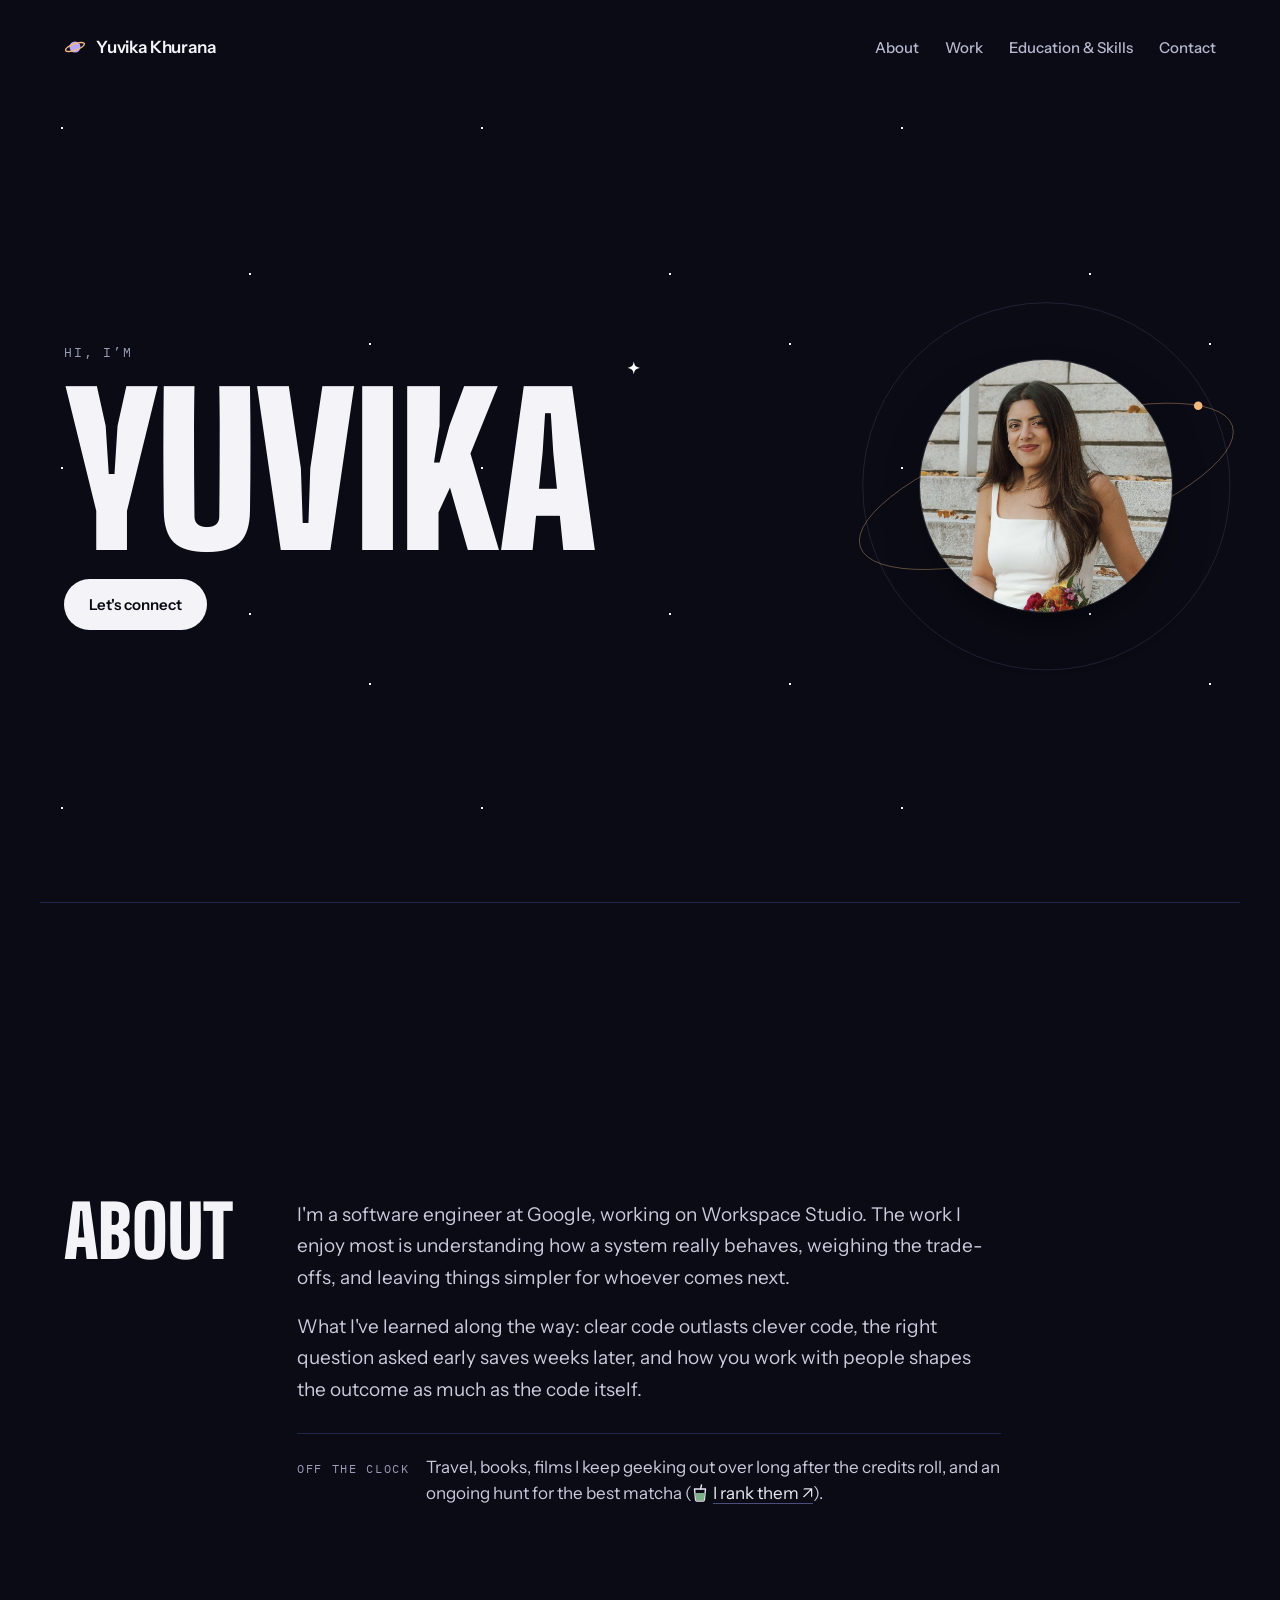
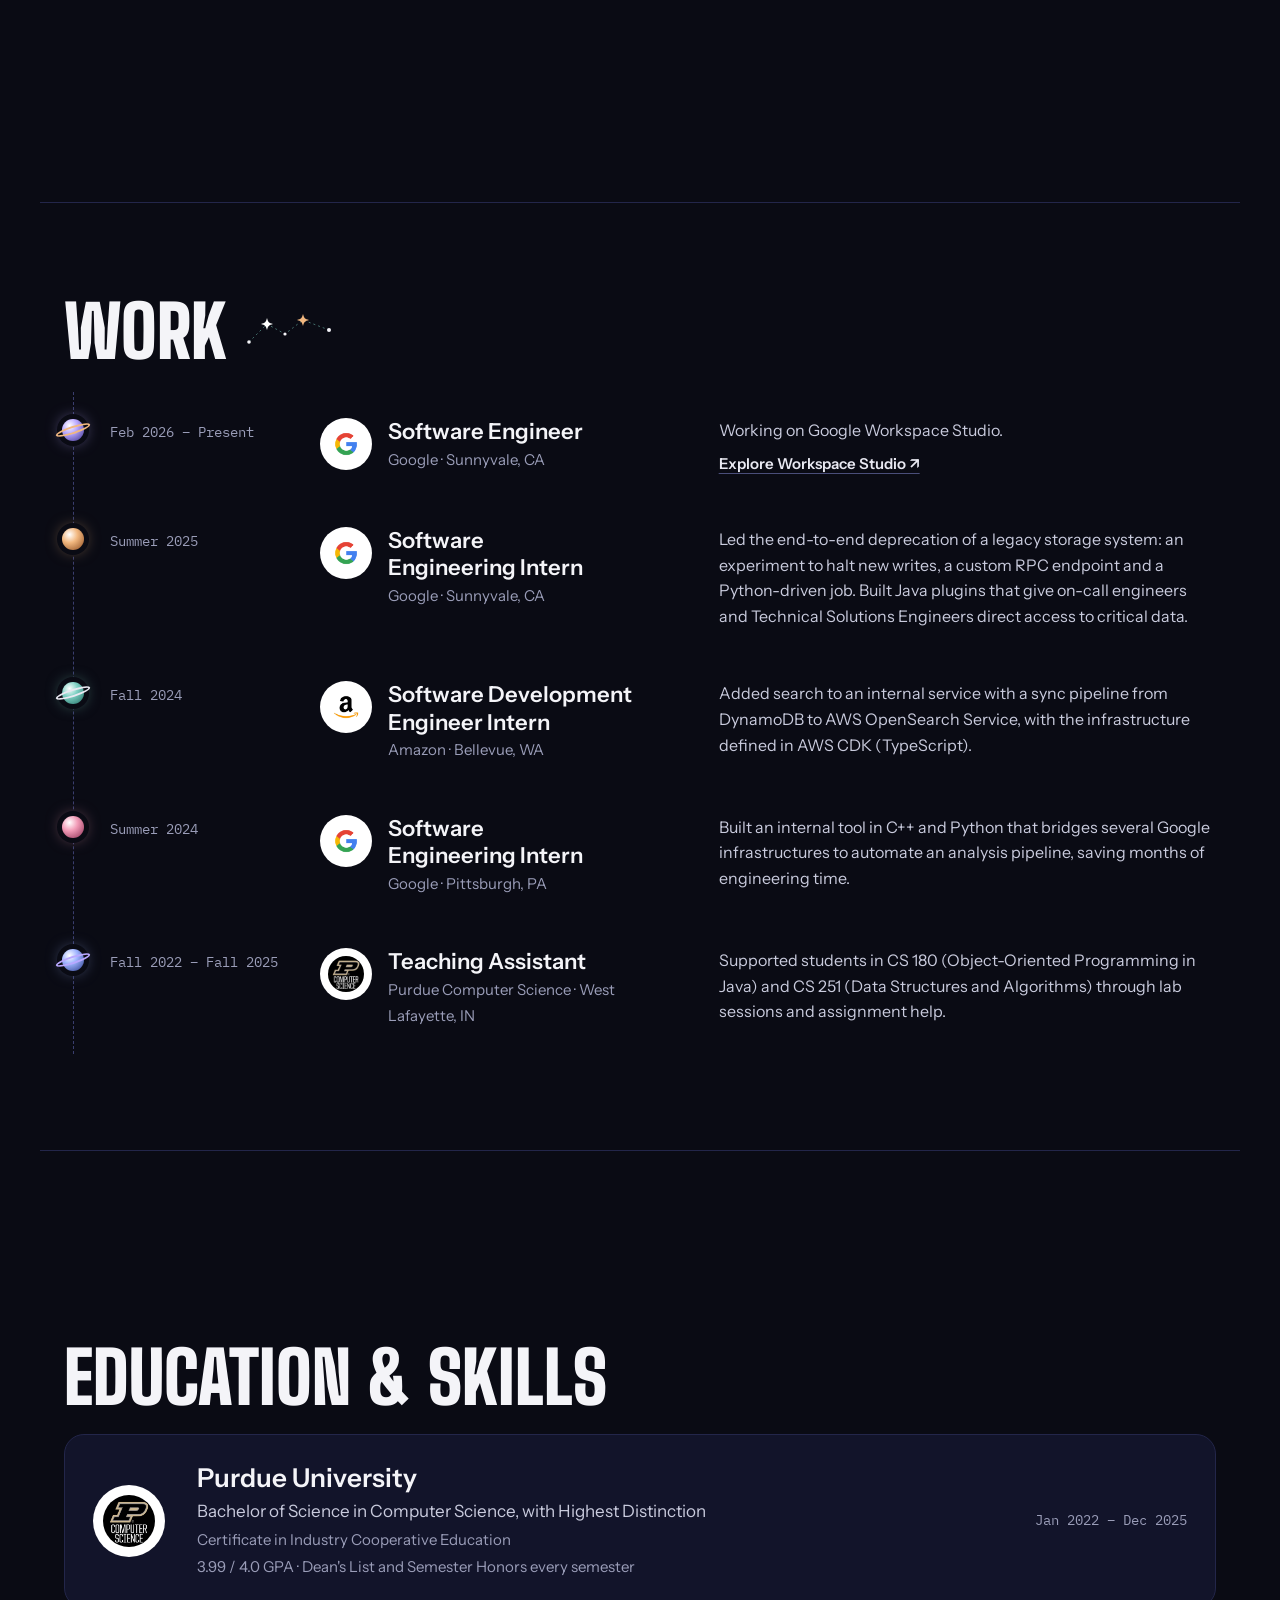
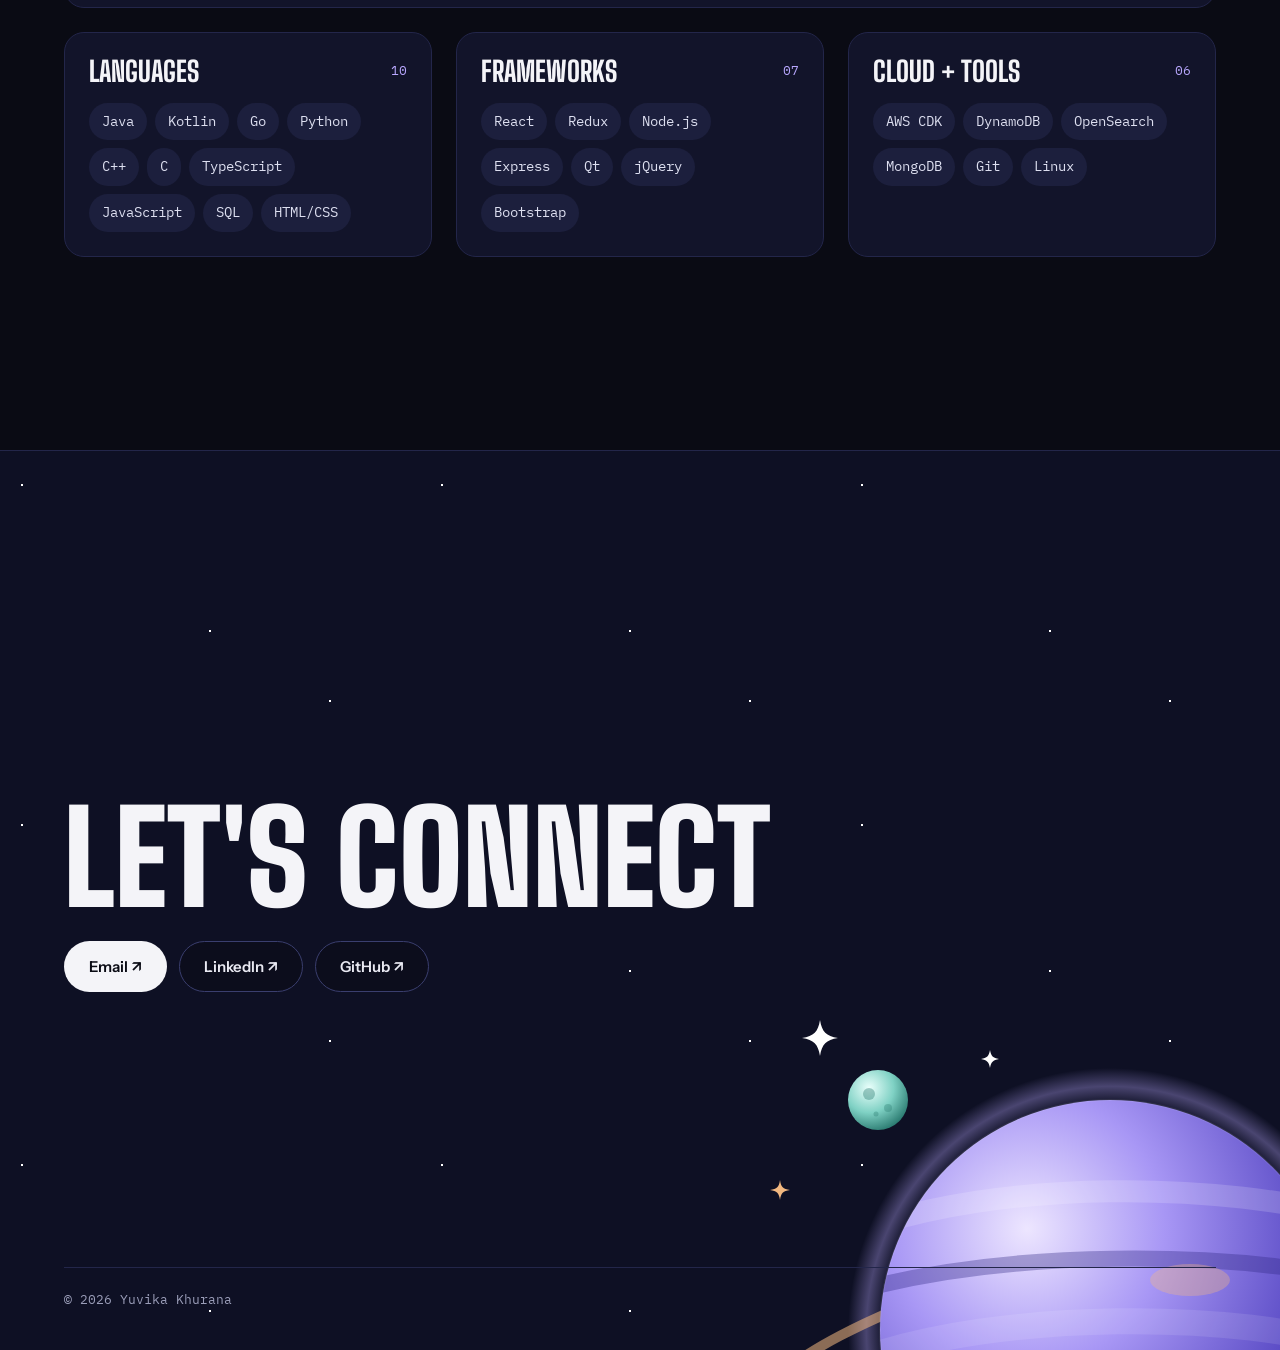
<file: index.html>
<!doctype html>
<html lang="en">
<head>
  <meta charset="utf-8">
  <meta name="viewport" content="width=device-width, initial-scale=1">
  <title>Yuvika Khurana</title>
  <meta name="description" content="Yuvika Khurana, software engineer at Google working on Workspace Studio.">
  <meta name="theme-color" content="#0A0B14">
  <link rel="icon" href="favicon.svg" type="image/svg+xml">
  <link rel="icon" href="favicon.ico" sizes="32x32">
  <link rel="apple-touch-icon" href="apple-touch-icon.png">
  <link rel="preconnect" href="https://fonts.googleapis.com">
  <link rel="preconnect" href="https://fonts.gstatic.com" crossorigin>
  <link rel="stylesheet" href="https://fonts.googleapis.com/css2?family=Big+Shoulders+Display:wght@800;900&family=Instrument+Sans:wght@400;500;600&family=IBM+Plex+Mono:wght@400;500&display=swap">
  <link rel="stylesheet" href="assets/css/styles.css">
</head>
<body>
  <div class="stars-far" aria-hidden="true"></div>

  <header class="site-header">
    <a class="wordmark" href="#top"><svg width="22" height="22" viewBox="0 0 22 22" aria-hidden="true"><circle cx="11" cy="11" r="5.5" fill="#B9A8FF"/><ellipse cx="11" cy="11" rx="10" ry="3.2" fill="none" stroke="#F2B880" stroke-width="1.4" transform="rotate(-20 11 11)"/></svg>Yuvika Khurana</a>
    <nav aria-label="Main">
      <a href="#about">About</a>
      <a href="#work">Work</a>
      <a href="#education">Education &amp; Skills</a>
      <a href="#contact">Contact</a>
    </nav>
  </header>

  <main>
    <section id="top" class="hero">
      <div class="stars twinkle" aria-hidden="true"></div>
      <div class="hero-text">
        <span class="eyebrow">Hi, I&rsquo;m</span>
        <div class="name-wrap">
          <h1>Yuvika</h1>
          <svg class="name-spark" viewBox="0 0 60 60" aria-hidden="true"><path class="spk d2" d="M52 -6 C53 -1 54 0 59 1 C54 2 53 3 52 8 C51 3 50 2 45 1 C50 0 51 -1 52 -6 Z" fill="#FFFFFF"/></svg>
        </div>
        <a class="btn btn-solid" href="#contact">Let's connect</a>
      </div>
      <div class="hero-orbit">
        <svg viewBox="0 0 460 460" aria-hidden="true">
          <circle cx="230" cy="230" r="214" fill="none" stroke="#B9A8FF" stroke-opacity=".16" stroke-width="1"/>
          <ellipse cx="230" cy="230" rx="228" ry="70" fill="none" stroke="#F2B880" stroke-opacity=".4" stroke-width="1" transform="rotate(-18 230 230)"/>
          <circle cx="407" cy="136" r="5" fill="#F2B880"/>
        </svg>
        <img class="hero-photo" src="assets/img/yuvika-grad.jpg" alt="Yuvika smiling on stone steps, holding a graduation cap and flowers" width="999" height="1250">
      </div>
    </section>

    <section id="about" class="section about">
      <h2>About</h2>
      <div class="about-body">
        <p>I'm a software engineer at Google, working on Workspace Studio. The work I enjoy most is understanding how a system really behaves, weighing the trade-offs, and leaving things simpler for whoever comes next.</p>
        <p>What I've learned along the way: clear code outlasts clever code, the right question asked early saves weeks later, and how you work with people shapes the outcome as much as the code itself.</p>
        <div class="otc">
          <span class="label">Off the clock</span>
          <p>Travel, books, films I keep geeking out over long after the credits roll, and an ongoing hunt for the best matcha (<a class="matcha-link" href="matcha/"><svg width="16" height="18" viewBox="0 0 16 18" aria-hidden="true"><path d="M9.5 1 L8.6 5" stroke="currentColor" stroke-width="1.4" stroke-linecap="round" fill="none"/><path d="M2.5 5 H13.5 L12.4 16 A1.2 1.2 0 0 1 11.2 17 H4.8 A1.2 1.2 0 0 1 3.6 16 Z" stroke="currentColor" stroke-width="1.4" stroke-linejoin="round" fill="none"/><path d="M3.2 9 H12.8 L12.1 16 A0.6 0.6 0 0 1 11.5 16.4 H4.5 A0.6 0.6 0 0 1 3.9 16 Z" fill="#7FB08A"/></svg>I rank them ↗</a>).</p>
        </div>
      </div>
    </section>

    <section id="work" class="section">
      <div class="section-head">
        <h2>Work</h2>
        <svg viewBox="0 0 90 40" aria-hidden="true"><path d="M4 30 L22 12 L40 22 L58 8 L84 18" fill="none" stroke="#7FD1C4" stroke-opacity=".5" stroke-width="1" stroke-dasharray="2 3"/><g fill="#F4F4F8"><circle cx="4" cy="30" r="1.8"/><circle cx="40" cy="22" r="1.6"/><circle cx="84" cy="18" r="2"/></g><path class="spk d3" d="M22 6 C23 10 24 11 28 12 C24 13 23 14 22 18 C21 14 20 13 16 12 C20 11 21 10 22 6 Z" fill="#FFFFFF"/><path class="spk" d="M58 2 C59 6 60 7 64 8 C60 9 59 10 58 14 C57 10 56 9 52 8 C56 7 57 6 58 2 Z" fill="#F2B880"/></svg>
      </div>
      <div class="jobs">
        <article class="job">
          <span class="planet-dot ringed p-lavender" aria-hidden="true"></span>
          <span class="when">Feb 2026 – Present</span>
          <div class="role">
            <img class="logo" src="assets/img/Google_Icons-09-512.webp" alt="Google logo" width="52" height="52">
            <div>
              <h3>Software Engineer</h3>
              <span class="org">Google · Sunnyvale, CA</span>
            </div>
          </div>
          <div class="what">
            <p>Working on Google Workspace Studio.</p>
            <a href="https://workspace.google.com/studio" target="_blank" rel="noopener">Explore Workspace Studio ↗</a>
          </div>
        </article>
        <article class="job">
          <span class="planet-dot p-amber" aria-hidden="true"></span>
          <span class="when">Summer 2025</span>
          <div class="role">
            <img class="logo" src="assets/img/Google_Icons-09-512.webp" alt="Google logo" width="52" height="52">
            <div>
              <h3>Software Engineering Intern</h3>
              <span class="org">Google · Sunnyvale, CA</span>
            </div>
          </div>
          <div class="what">
            <p>Led the end-to-end deprecation of a legacy storage system: an experiment to halt new writes, a custom RPC endpoint and a Python-driven job. Built Java plugins that give on-call engineers and Technical Solutions Engineers direct access to critical data.</p>
          </div>
        </article>
        <article class="job">
          <span class="planet-dot ringed p-teal" aria-hidden="true"></span>
          <span class="when">Fall 2024</span>
          <div class="role">
            <img class="logo" src="assets/img/amazon_logo_history_5.jpg" alt="Amazon logo" width="52" height="52">
            <div>
              <h3>Software Development Engineer Intern</h3>
              <span class="org">Amazon · Bellevue, WA</span>
            </div>
          </div>
          <div class="what">
            <p>Added search to an internal service with a sync pipeline from DynamoDB to AWS OpenSearch Service, with the infrastructure defined in AWS CDK (TypeScript).</p>
          </div>
        </article>
        <article class="job">
          <span class="planet-dot p-rose" aria-hidden="true"></span>
          <span class="when">Summer 2024</span>
          <div class="role">
            <img class="logo" src="assets/img/Google_Icons-09-512.webp" alt="Google logo" width="52" height="52">
            <div>
              <h3>Software Engineering Intern</h3>
              <span class="org">Google · Pittsburgh, PA</span>
            </div>
          </div>
          <div class="what">
            <p>Built an internal tool in C++ and Python that bridges several Google infrastructures to automate an analysis pipeline, saving months of engineering time.</p>
          </div>
        </article>
        <article class="job">
          <span class="planet-dot ringed p-blue" aria-hidden="true"></span>
          <span class="when">Fall 2022 – Fall 2025</span>
          <div class="role">
            <img class="logo" src="assets/img/purduecs_logo.jpeg" alt="Purdue Computer Science logo" width="52" height="52">
            <div>
              <h3>Teaching Assistant</h3>
              <span class="org">Purdue Computer Science · West Lafayette, IN</span>
            </div>
          </div>
          <div class="what">
            <p>Supported students in CS 180 (Object-Oriented Programming in Java) and CS 251 (Data Structures and Algorithms) through lab sessions and assignment help.</p>
          </div>
        </article>
      </div>
    </section>

    <section id="education" class="section edu-skills">
      <h2>Education &amp; Skills</h2>
      <article class="card edu">
        <img class="logo logo-lg" src="assets/img/purduecs_logo.jpeg" alt="Purdue Computer Science logo" width="72" height="72">
        <div class="edu-body">
          <h3>Purdue University</h3>
          <span class="degree">Bachelor of Science in Computer Science, with Highest Distinction</span>
          <span class="muted">Certificate in Industry Cooperative Education</span>
          <span class="muted">3.99 / 4.0 GPA · Dean's List and Semester Honors every semester</span>
        </div>
        <span class="when">Jan 2022 – Dec 2025</span>
      </article>
      <div class="tool-grid">
        <div class="card tool-card">
          <div class="tool-head"><span class="tool-title">Languages</span><span class="count">10</span></div>
          <ul class="pills">
            <li>Java</li><li>Kotlin</li><li>Go</li><li>Python</li><li>C++</li><li>C</li><li>TypeScript</li><li>JavaScript</li><li>SQL</li><li>HTML/CSS</li>
          </ul>
        </div>
        <div class="card tool-card">
          <div class="tool-head"><span class="tool-title">Frameworks</span><span class="count">07</span></div>
          <ul class="pills">
            <li>React</li><li>Redux</li><li>Node.js</li><li>Express</li><li>Qt</li><li>jQuery</li><li>Bootstrap</li>
          </ul>
        </div>
        <div class="card tool-card">
          <div class="tool-head"><span class="tool-title">Cloud + Tools</span><span class="count">06</span></div>
          <ul class="pills">
            <li>AWS CDK</li><li>DynamoDB</li><li>OpenSearch</li><li>MongoDB</li><li>Git</li><li>Linux</li>
          </ul>
        </div>
      </div>
    </section>
  </main>

  <footer id="contact" class="contact">
    <div class="stars twinkle" aria-hidden="true"></div>
    <svg class="contact-planet" viewBox="0 0 700 700" aria-hidden="true">
      <defs>
        <radialGradient id="cPlanet" cx="32%" cy="28%" r="85%"><stop offset="0" stop-color="#EDE6FF"/><stop offset=".35" stop-color="#A897F5"/><stop offset=".75" stop-color="#5546C2"/><stop offset="1" stop-color="#1D1A4A"/></radialGradient>
        <radialGradient id="cAtmo" cx="50%" cy="50%" r="50%"><stop offset=".86" stop-color="#B9A8FF" stop-opacity="0"/><stop offset=".93" stop-color="#B9A8FF" stop-opacity=".35"/><stop offset="1" stop-color="#B9A8FF" stop-opacity="0"/></radialGradient>
        <clipPath id="cClip"><circle cx="350" cy="350" r="230"/></clipPath>
        <radialGradient id="cMoon" cx="35%" cy="30%" r="75%"><stop offset="0" stop-color="#E9FFFB"/><stop offset=".55" stop-color="#7FD1C4"/><stop offset="1" stop-color="#2A7A70"/></radialGradient>
      </defs>
      <circle cx="350" cy="350" r="262" fill="url(#cAtmo)"/>
      <path d="M14 400 A340 80 -14 0 1 686 300" fill="none" stroke="#F2B880" stroke-opacity=".55" stroke-width="10"/>
      <circle cx="350" cy="350" r="230" fill="url(#cPlanet)"/>
      <g clip-path="url(#cClip)" fill="none" stroke-linecap="round">
        <path d="M100 250 C 240 200, 460 200, 600 240" stroke="#FFFFFF" stroke-opacity=".16" stroke-width="22"/>
        <path d="M100 310 C 250 270, 460 270, 600 300" stroke="#2E2580" stroke-opacity=".35" stroke-width="16"/>
        <path d="M100 380 C 240 330, 480 330, 600 370" stroke="#FFFFFF" stroke-opacity=".1" stroke-width="26"/>
        <path d="M100 450 C 260 410, 470 410, 600 440" stroke="#2E2580" stroke-opacity=".3" stroke-width="14"/>
        <ellipse cx="430" cy="300" rx="40" ry="16" fill="#F2B880" fill-opacity=".35"/>
      </g>
      <circle cx="350" cy="350" r="230" fill="none" stroke="#FFFFFF" stroke-opacity=".08" stroke-width="2"/>
      <path d="M686 300 A340 80 -14 0 1 14 400" fill="none" stroke="#F2B880" stroke-width="10"/>
      <path d="M664 306 A318 70 -14 0 1 36 394" fill="none" stroke="#FFD9AE" stroke-opacity=".5" stroke-width="3"/>
      <g transform="translate(118 120)"><circle r="30" fill="url(#cMoon)"/><circle cx="-9" cy="-6" r="6" fill="#2A7A70" fill-opacity=".4"/><circle cx="10" cy="8" r="4" fill="#2A7A70" fill-opacity=".35"/><circle cx="-2" cy="14" r="2.5" fill="#2A7A70" fill-opacity=".35"/></g>
      <g fill="#FFFFFF"><path class="spk" d="M60 40 C62 52 66 56 78 58 C66 60 62 64 60 76 C58 64 54 60 42 58 C54 56 58 52 60 40 Z"/><path class="spk d2" d="M230 70 C231 76 233 78 239 79 C233 80 231 82 230 88 C229 82 227 80 221 79 C227 78 229 76 230 70 Z"/></g>
      <path class="spk d3" d="M20 200 C21 207 23 209 30 210 C23 211 21 213 20 220 C19 213 17 211 10 210 C17 209 19 207 20 200 Z" fill="#F2B880"/>
    </svg>
    <div class="contact-inner">
      <h2>Let's connect</h2>
      <div class="contact-links">
        <a class="btn btn-solid" href="mailto:yuvikakhuranaa@gmail.com">Email ↗</a>
        <a class="btn btn-outline" href="https://www.linkedin.com/in/yuvika-khurana/" target="_blank" rel="noopener">LinkedIn ↗</a>
        <a class="btn btn-outline" href="https://github.com/yuvikakhurana" target="_blank" rel="noopener">GitHub ↗</a>
      </div>
      <div class="copyright">© 2026 Yuvika Khurana</div>
    </div>
  </footer>

</body>
</html>
</file>
<file: assets/css/styles.css>
/* Yuvika Khurana: space theme ("Orbit") */

:root {
  --bg: #0A0B14;
  --bg-deep: #0E1024;
  --surface: #12142A;
  --pill: #1C1F3D;
  --line: #23264A;
  --line-strong: #3A3E6E;
  --text: #E9E9F2;
  --heading: #F4F4F8;
  --body: #C9CBDD;
  --muted: #9A9DB8;
  --nav: #B6B8CF;
  --lavender: #B9A8FF;
  --amber: #F2B880;
  --teal: #7FD1C4;
  --matcha: #7FB08A;

  --display: "Big Shoulders Display", "Arial Narrow", sans-serif;
  --sans: "Instrument Sans", "Helvetica Neue", Arial, sans-serif;
  --mono: "IBM Plex Mono", ui-monospace, Menlo, monospace;

  --max: 1200px;
  --gutter: 24px;
  color-scheme: dark;
}

*, *::before, *::after { box-sizing: border-box; }

html { scroll-behavior: smooth; }
@media (prefers-reduced-motion: reduce) { html { scroll-behavior: auto; } }

body {
  margin: 0;
  background: var(--bg);
  color: var(--text);
  font-family: var(--sans);
  font-size: 17px;
  line-height: 1.55;
  -webkit-font-smoothing: antialiased;
  overflow-x: hidden;
}

img { max-width: 100%; display: block; }
a { color: var(--text); }
a:hover { color: #FFFFFF; }
:focus-visible { outline: 2px solid var(--lavender); outline-offset: 3px; border-radius: 4px; }

h1, h2, h3 { margin: 0; color: var(--heading); text-wrap: balance; }
p { margin: 0; }

/* Starfields */
.stars-far, .stars { position: absolute; inset: 0; pointer-events: none; }
.stars-far {
  position: fixed;
  z-index: -1;
  background-image:
    radial-gradient(1px 1px at 70px 60px, rgba(255,255,255,.55) 60%, transparent 62%),
    radial-gradient(1px 1px at 250px 130px, rgba(255,255,255,.45) 60%, transparent 62%),
    radial-gradient(1px 1px at 170px 260px, rgba(255,255,255,.5) 60%, transparent 62%),
    radial-gradient(1px 1px at 330px 300px, rgba(255,255,255,.4) 60%, transparent 62%);
  background-size: 360px 360px;
}
.stars {
  background-image:
    radial-gradient(1.2px 1.2px at 22px 34px, #fff 60%, transparent 62%),
    radial-gradient(1px 1px at 140px 90px, #cfd3ff 60%, transparent 62%),
    radial-gradient(1.6px 1.6px at 210px 180px, #fff 60%, transparent 62%),
    radial-gradient(1px 1px at 60px 210px, #fff 60%, transparent 62%),
    radial-gradient(1px 1px at 280px 40px, #e8dcff 60%, transparent 62%),
    radial-gradient(1.3px 1.3px at 330px 250px, #fff 60%, transparent 62%),
    radial-gradient(1px 1px at 380px 140px, #fff 60%, transparent 62%),
    radial-gradient(1px 1px at 100px 300px, #cfd3ff 60%, transparent 62%);
  background-size: 420px 340px;
}

/* Gentle motion, off for people who prefer less */
@media (prefers-reduced-motion: no-preference) {
  .twinkle { animation: twinkle 6s ease-in-out infinite alternate; }
  @keyframes twinkle { from { opacity: .55; } to { opacity: 1; } }
  .spk { animation: spark 3.2s ease-in-out infinite; transform-origin: center; transform-box: fill-box; }
  .spk.d2 { animation-delay: 1.1s; }
  .spk.d3 { animation-delay: 2.2s; }
  @keyframes spark { 0%, 100% { opacity: .35; transform: scale(.7); } 50% { opacity: 1; transform: scale(1); } }
  .bob { animation: bob 7s ease-in-out infinite; }
  @keyframes bob { 0%, 100% { transform: translateY(0); } 50% { transform: translateY(-8px); } }
}

/* Header */
.site-header {
  position: relative;
  max-width: var(--max);
  margin: 0 auto;
  padding: 24px var(--gutter);
  display: flex;
  flex-wrap: wrap;
  gap: 8px 16px;
  align-items: center;
  justify-content: space-between;
}
.wordmark {
  color: var(--heading);
  text-decoration: none;
  font-size: 17px;
  font-weight: 600;
  letter-spacing: -.01em;
  padding: 10px 0;
  display: flex;
  align-items: center;
  gap: 10px;
}
.site-header nav { display: flex; flex-wrap: wrap; gap: 6px 26px; font-size: 15px; font-weight: 500; }
.site-header nav a { color: var(--nav); text-decoration: none; padding: 10px 0; }
.site-header nav a:hover { color: var(--heading); }

/* Buttons */
.btn {
  display: inline-block;
  text-decoration: none;
  font-weight: 600;
  font-size: 15px;
  padding: 13px 24px;
  border-radius: 999px;
  border: 1.5px solid transparent;
}
.btn-solid { background: var(--heading); color: var(--bg); }
.btn-solid:hover { background: #FFFFFF; color: var(--bg); }
.btn-outline { color: var(--text); border-color: var(--line-strong); background: rgba(10,11,20,.5); }
.btn-outline:hover { border-color: var(--heading); }

/* Hero */
.hero {
  position: relative;
  max-width: var(--max);
  margin: 0 auto;
  padding: 56px var(--gutter) 112px;
  display: flex;
  flex-wrap: wrap;
  gap: 56px;
  align-items: center;
}
.hero-text { position: relative; flex: 999 1 520px; min-width: 0; display: flex; flex-direction: column; align-items: flex-start; gap: 22px; }
.eyebrow { font-family: var(--mono); font-size: 13px; letter-spacing: .14em; text-transform: uppercase; color: var(--muted); }
.name-wrap { position: relative; }
.hero h1 {
  font-family: var(--display);
  font-weight: 900;
  text-transform: uppercase;
  font-size: clamp(88px, 16vw, 220px);
  line-height: .84;
  letter-spacing: -.01em;
}
.name-spark { position: absolute; right: -46px; top: -18px; width: 54px; height: 54px; overflow: visible; }
.hero-orbit { position: relative; flex: 1 1 340px; min-width: 0; max-width: 460px; aspect-ratio: 1 / 1; }
.hero-orbit svg { position: absolute; inset: -8%; width: 116%; height: 116%; overflow: visible; }
.hero-photo {
  position: absolute;
  inset: 13%;
  width: 74%;
  height: 74%;
  object-fit: cover;
  object-position: 50% 22%;
  border-radius: 50%;
  background: var(--surface);
  box-shadow: 0 0 0 1px rgba(255,255,255,.12), 0 24px 60px -30px rgba(0,0,0,.8);
}

/* Sections */
.section {
  position: relative;
  max-width: var(--max);
  margin: 0 auto;
  padding: 88px var(--gutter) 56px;
  border-top: 1px solid var(--line);
  display: flex;
  flex-direction: column;
  gap: 28px;
}
.section h2 {
  font-family: var(--display);
  font-weight: 900;
  font-size: 72px;
  line-height: .9;
  text-transform: uppercase;
}
.section-head { display: flex; align-items: center; gap: 18px; }
.section-head svg { width: 90px; height: 40px; flex: none; }

/* About */
.about {
  padding-bottom: 88px;
  flex-direction: row;
  flex-wrap: wrap;
  gap: 32px 64px;
}
.about h2 { flex: 0 0 auto; }
.about-body { flex: 1 1 420px; min-width: 0; max-width: 64ch; display: flex; flex-direction: column; gap: 18px; }
.about-body > p { font-size: 19px; line-height: 1.65; color: var(--body); }
.otc {
  display: flex;
  flex-wrap: wrap;
  align-items: baseline;
  gap: 6px 16px;
  margin-top: 10px;
  padding-top: 20px;
  border-top: 1px solid var(--line);
}
.label { font-family: var(--mono); font-size: 12px; letter-spacing: .14em; text-transform: uppercase; color: var(--muted); }
.otc p { flex: 1 1 320px; min-width: 0; font-size: 17px; color: var(--body); }
.matcha-link { white-space: nowrap; text-underline-offset: 4px; text-decoration-color: #4A4E7A; }
.matcha-link svg { display: inline-block; vertical-align: -3px; margin-right: 5px; }

/* Work: a dashed orbit with a small planet per role */
.jobs {
  display: flex;
  flex-direction: column;
  padding-left: 36px;
  margin-left: 9px;
  border-left: 1px dashed var(--line-strong);
}
.job {
  position: relative;
  display: flex;
  flex-wrap: wrap;
  gap: 8px 40px;
  padding: 26px 0;
}
.planet-dot { position: absolute; left: -53px; top: 22px; width: 32px; height: 32px; display: flex; align-items: center; justify-content: center; }
.planet-dot::before {
  content: "";
  width: 22px;
  height: 22px;
  border-radius: 50%;
  background: radial-gradient(circle at 34% 30%, #FFFFFF 0, var(--p) 38%, var(--s) 100%);
  box-shadow: 0 0 0 5px var(--bg), 0 0 16px var(--g);
}
.planet-dot.ringed::after {
  content: "";
  position: absolute;
  left: -2px;
  top: 12px;
  width: 36px;
  height: 8px;
  border-radius: 50%;
  border: 2px solid var(--r);
  transform: rotate(-18deg);
}
.p-lavender { --p: #B9A8FF; --s: #3A2F8A; --g: rgba(185,168,255,.7); --r: #F2B880; }
.p-amber    { --p: #F2B880; --s: #8A4A1E; --g: rgba(242,184,128,.6); }
.p-teal     { --p: #7FD1C4; --s: #1F6B62; --g: rgba(127,209,196,.6); --r: #E9E9F2; }
.p-rose     { --p: #F29CB8; --s: #8A2E52; --g: rgba(242,156,184,.6); }
.p-blue     { --p: #9FB4FF; --s: #2A3C8A; --g: rgba(159,180,255,.6); --r: #B9A8FF; }

.when { flex: 0 0 170px; font-family: var(--mono); font-size: 14px; color: var(--muted); padding-top: 4px; }
.role { flex: 1 1 300px; min-width: 0; display: flex; gap: 16px; align-items: flex-start; }
.role h3 { font-size: 22px; font-weight: 600; line-height: 1.25; }
.org { font-size: 15px; color: var(--muted); }
.what { flex: 2 1 380px; min-width: 0; display: flex; flex-direction: column; gap: 8px; }
.what p { font-size: 16px; line-height: 1.6; color: var(--body); }
.what a { align-self: flex-start; font-weight: 600; font-size: 15px; text-underline-offset: 4px; text-decoration-color: #4A4E7A; }

.logo {
  width: 52px;
  height: 52px;
  flex: none;
  object-fit: contain;
  padding: 8px;
  background: #FFFFFF;
  border-radius: 50%;
}
.logo-lg { width: 72px; height: 72px; padding: 10px; }

/* Cards */
.card { background: var(--surface); border: 1px solid var(--line); border-radius: 20px; padding: 24px; }

/* Education & Skills */
.edu-skills { padding-bottom: 104px; gap: 24px; }
.edu { padding: 28px; display: flex; flex-wrap: wrap; gap: 20px 32px; align-items: center; }
.edu-body { flex: 1 1 320px; min-width: 0; display: flex; flex-direction: column; gap: 4px; }
.edu h3 { font-size: 26px; font-weight: 600; line-height: 1.2; }
.degree { font-size: 17px; color: var(--body); }
.muted { font-size: 15px; color: var(--muted); }
.edu .when { flex: 0 0 auto; padding-top: 0; }
.tool-grid { display: grid; grid-template-columns: repeat(auto-fit, minmax(min(100%, 300px), 1fr)); gap: 24px; }
.tool-card { display: flex; flex-direction: column; gap: 18px; }
.tool-head { display: flex; justify-content: space-between; align-items: center; gap: 12px; }
.tool-title { font-family: var(--display); font-weight: 800; font-size: 28px; line-height: 1; text-transform: uppercase; color: var(--heading); }
.count { font-family: var(--mono); font-size: 13px; color: var(--lavender); }
.pills { list-style: none; margin: 0; padding: 0; display: flex; flex-wrap: wrap; gap: 8px; }
.pills li { font-family: var(--mono); font-size: 14px; padding: 8px 13px; border-radius: 999px; background: var(--pill); color: #DDDFF0; }

/* Contact */
.contact { position: relative; overflow: hidden; background: var(--bg-deep); border-top: 1px solid var(--line); }
.contact-planet { position: absolute; right: -180px; bottom: -330px; width: 700px; height: 700px; pointer-events: none; }
.contact-inner { position: relative; max-width: var(--max); margin: 0 auto; padding: 104px var(--gutter) 40px; display: flex; flex-direction: column; gap: 28px; }
.contact h2 { font-family: var(--display); font-weight: 900; font-size: clamp(56px, 10vw, 140px); line-height: .86; text-transform: uppercase; }
.contact-links { display: flex; flex-wrap: wrap; gap: 12px; }
.copyright { border-top: 1px solid var(--line); padding-top: 22px; margin-top: 120px; font-family: var(--mono); font-size: 13px; color: var(--muted); }

/* Full-screen sections on larger screens */
@media (min-width: 768px) and (min-height: 600px) {
  .hero {
    min-height: calc(100vh - 92px);
    min-height: calc(100svh - 92px);
    padding-top: 24px;
    padding-bottom: 48px;
  }
  .section {
    min-height: 100vh;
    min-height: 100svh;
    justify-content: center;
    padding-top: 96px;
    padding-bottom: 96px;
  }
  .about {
    justify-content: flex-start;
    align-content: center;
    align-items: flex-start;
  }
  .contact { min-height: 100vh; min-height: 100svh; display: flex; }
  .contact-inner { flex: 1; }
  .contact h2 { margin-top: auto; }
  .copyright { margin-top: auto; }
}

/* Phones */
@media (max-width: 640px) {
  .section h2 { font-size: 56px; }
  .hero { padding-top: 16px; gap: 40px; }
  .hero-orbit { flex: 0 0 auto; width: min(72vw, 280px); margin: 0 auto; }
  .name-spark { right: -30px; top: -14px; width: 40px; height: 40px; }
  .when { flex-basis: 100%; padding-top: 0; }
  .jobs { padding-left: 28px; }
  .planet-dot { left: -45px; }
  .contact-planet { width: 460px; height: 460px; right: -200px; bottom: -240px; opacity: .8; }
}
</file>
